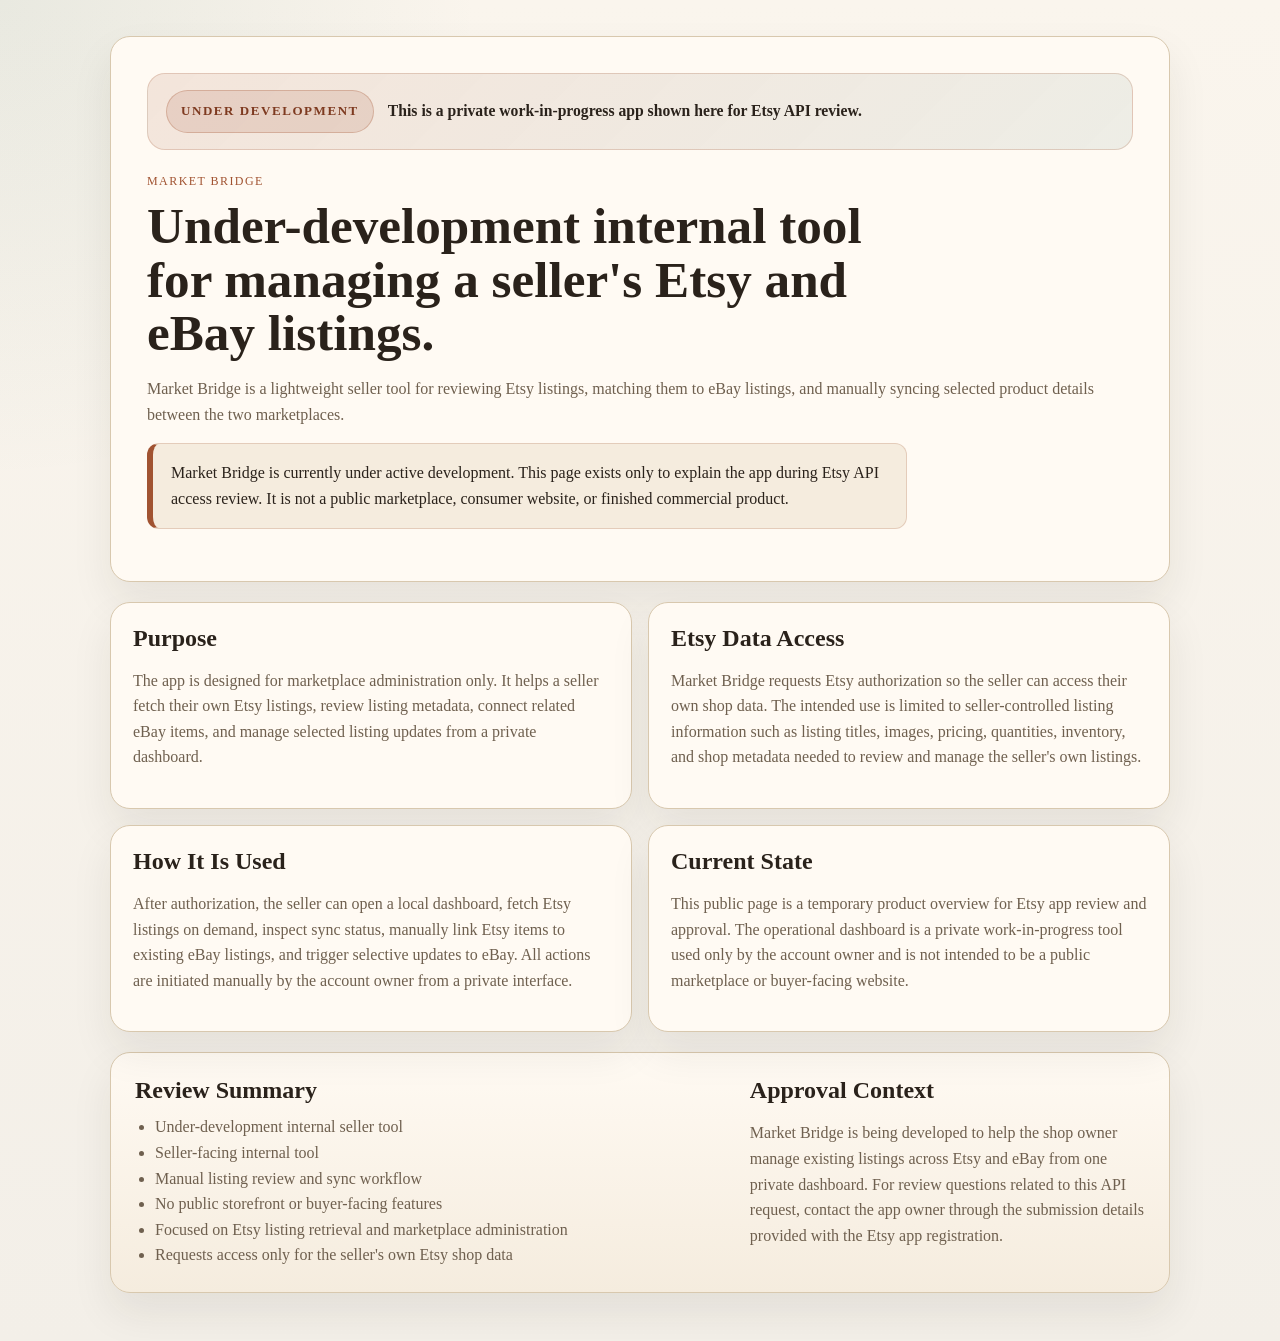
<file: index.html>
<!doctype html>
<html lang="en">
  <head>
    <meta charset="utf-8">
    <meta name="viewport" content="width=device-width, initial-scale=1">
    <title>Market Bridge</title>
    <link rel="stylesheet" href="./styles.css">
  </head>
  <body>
    <main class="page">
      <section class="hero">
        <div class="status-banner">
          <p class="status-badge">Under Development</p>
          <p class="status-banner-text">This is a private work-in-progress app shown here for Etsy API review.</p>
        </div>
        <p class="eyebrow">Market Bridge</p>
        <h1>Under-development internal tool for managing a seller's Etsy and eBay listings.</h1>
        <p class="lead">
          Market Bridge is a lightweight seller tool for reviewing Etsy listings, matching them to eBay listings,
          and manually syncing selected product details between the two marketplaces.
        </p>
        <p class="review-note">
          Market Bridge is currently under active development. This page exists only to explain the app during Etsy API
          access review. It is not a public marketplace, consumer website, or finished commercial product.
        </p>
      </section>

      <section class="card-grid">
        <article class="card">
          <h2>Purpose</h2>
          <p>
            The app is designed for marketplace administration only. It helps a seller fetch their own Etsy listings,
            review listing metadata, connect related eBay items, and manage selected listing updates from a private dashboard.
          </p>
        </article>

        <article class="card">
          <h2>Etsy Data Access</h2>
          <p>
            Market Bridge requests Etsy authorization so the seller can access their own shop data. The intended use is
            limited to seller-controlled listing information such as listing titles, images, pricing, quantities, inventory,
            and shop metadata needed to review and manage the seller's own listings.
          </p>
        </article>

        <article class="card">
          <h2>How It Is Used</h2>
          <p>
            After authorization, the seller can open a local dashboard, fetch Etsy listings on demand, inspect sync status,
            manually link Etsy items to existing eBay listings, and trigger selective updates to eBay. All actions are
            initiated manually by the account owner from a private interface.
          </p>
        </article>

        <article class="card">
          <h2>Current State</h2>
          <p>
            This public page is a temporary product overview for Etsy app review and approval. The operational dashboard is a
            private work-in-progress tool used only by the account owner and is not intended to be a public marketplace or
            buyer-facing website.
          </p>
        </article>
      </section>

      <section class="detail-panel">
        <div>
          <h2>Review Summary</h2>
          <ul>
            <li>Under-development internal seller tool</li>
            <li>Seller-facing internal tool</li>
            <li>Manual listing review and sync workflow</li>
            <li>No public storefront or buyer-facing features</li>
            <li>Focused on Etsy listing retrieval and marketplace administration</li>
            <li>Requests access only for the seller's own Etsy shop data</li>
          </ul>
        </div>
        <div>
          <h2>Approval Context</h2>
          <p>
            Market Bridge is being developed to help the shop owner manage existing listings across Etsy and eBay from one
            private dashboard. For review questions related to this API request, contact the app owner through the submission
            details provided with the Etsy app registration.
          </p>
        </div>
      </section>
    </main>
  </body>
</html>
</file>
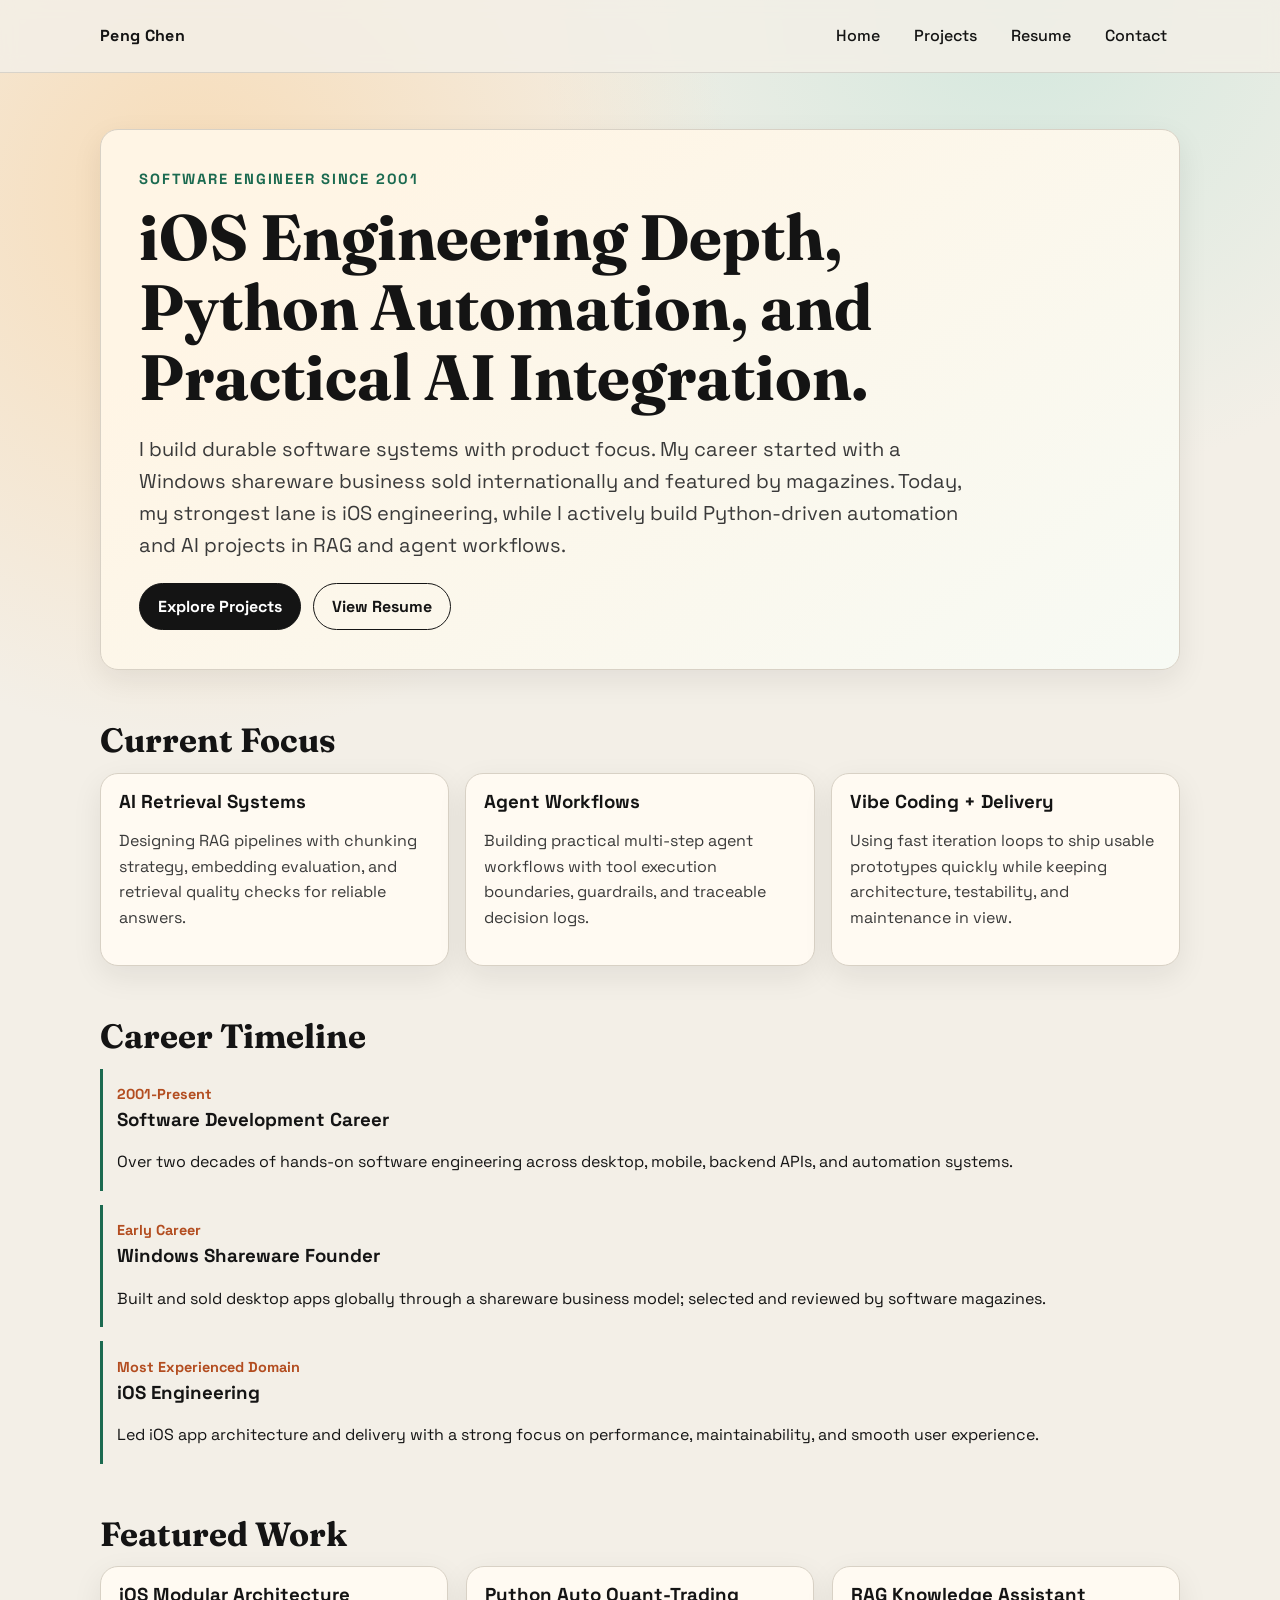
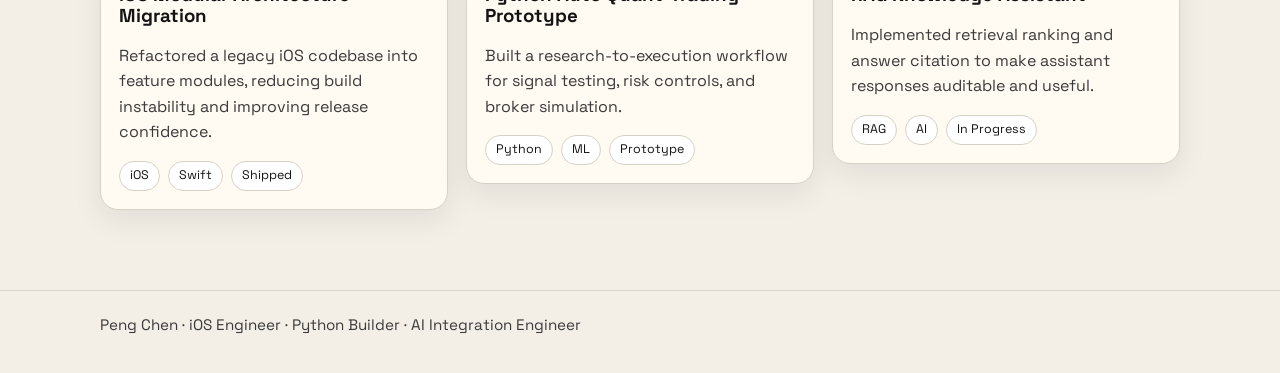
<file: backup/index.html>
<!doctype html>
<html lang="en">
<head>
  <meta charset="UTF-8">
  <meta name="viewport" content="width=device-width, initial-scale=1.0">
  <meta name="description" content="Portfolio of Peng Chen: iOS engineer since 2001, Python builder, and AI integration engineer focused on RAG and agent systems.">
  <title>Peng Chen | Software Engineer</title>
  <link rel="stylesheet" href="assets/css/styles.css">
</head>
<body>
  <header class="site-header">
    <div class="container nav-wrap">
      <a class="brand" href="index.html">Peng Chen</a>
      <nav class="nav" aria-label="Primary">
        <a data-nav-link href="/index.html">Home</a>
        <a data-nav-link href="/projects/index.html">Projects</a>
        <a data-nav-link href="/resume.html">Resume</a>
        <a data-nav-link href="/contact.html">Contact</a>
      </nav>
    </div>
  </header>

  <main class="container">
    <section class="hero reveal">
      <p class="kicker">Software Engineer Since 2001</p>
      <h1>iOS Engineering Depth, Python Automation, and Practical AI Integration.</h1>
      <p class="lead">
        I build durable software systems with product focus. My career started with a Windows shareware business sold internationally and featured by magazines.
        Today, my strongest lane is iOS engineering, while I actively build Python-driven automation and AI projects in RAG and agent workflows.
      </p>
      <div class="btn-row">
        <a class="btn primary" href="projects/index.html">Explore Projects</a>
        <a class="btn" href="resume.html">View Resume</a>
      </div>
    </section>

    <section class="section reveal">
      <h2>Current Focus</h2>
      <div class="cards">
        <article class="card">
          <h3>AI Retrieval Systems</h3>
          <p>Designing RAG pipelines with chunking strategy, embedding evaluation, and retrieval quality checks for reliable answers.</p>
        </article>
        <article class="card">
          <h3>Agent Workflows</h3>
          <p>Building practical multi-step agent workflows with tool execution boundaries, guardrails, and traceable decision logs.</p>
        </article>
        <article class="card">
          <h3>Vibe Coding + Delivery</h3>
          <p>Using fast iteration loops to ship usable prototypes quickly while keeping architecture, testability, and maintenance in view.</p>
        </article>
      </div>
    </section>

    <section class="section reveal">
      <h2>Career Timeline</h2>
      <div class="timeline">
        <article class="timeline-item">
          <p class="meta">2001-Present</p>
          <h3>Software Development Career</h3>
          <p>Over two decades of hands-on software engineering across desktop, mobile, backend APIs, and automation systems.</p>
        </article>
        <article class="timeline-item">
          <p class="meta">Early Career</p>
          <h3>Windows Shareware Founder</h3>
          <p>Built and sold desktop apps globally through a shareware business model; selected and reviewed by software magazines.</p>
        </article>
        <article class="timeline-item">
          <p class="meta">Most Experienced Domain</p>
          <h3>iOS Engineering</h3>
          <p>Led iOS app architecture and delivery with a strong focus on performance, maintainability, and smooth user experience.</p>
        </article>
      </div>
    </section>

    <section class="section reveal">
      <h2>Featured Work</h2>
      <div class="project-grid">
        <a class="project-link" href="projects/ios-app-architecture/index.html">
          <article class="card">
            <h3>iOS Modular Architecture Migration</h3>
            <p>Refactored a legacy iOS codebase into feature modules, reducing build instability and improving release confidence.</p>
            <div class="tag-row"><span class="tag">iOS</span><span class="tag">Swift</span><span class="tag">Shipped</span></div>
          </article>
        </a>
        <a class="project-link" href="projects/python-quant-trading-prototype/index.html">
          <article class="card">
            <h3>Python Auto Quant-Trading Prototype</h3>
            <p>Built a research-to-execution workflow for signal testing, risk controls, and broker simulation.</p>
            <div class="tag-row"><span class="tag">Python</span><span class="tag">ML</span><span class="tag">Prototype</span></div>
          </article>
        </a>
        <a class="project-link" href="projects/rag-knowledge-assistant/index.html">
          <article class="card">
            <h3>RAG Knowledge Assistant</h3>
            <p>Implemented retrieval ranking and answer citation to make assistant responses auditable and useful.</p>
            <div class="tag-row"><span class="tag">RAG</span><span class="tag">AI</span><span class="tag">In Progress</span></div>
          </article>
        </a>
      </div>
    </section>
  </main>

  <footer class="footer">
    <div class="container">Peng Chen · iOS Engineer · Python Builder · AI Integration Engineer</div>
  </footer>

  <script src="assets/js/site.js"></script>
</body>
</html>
</file>
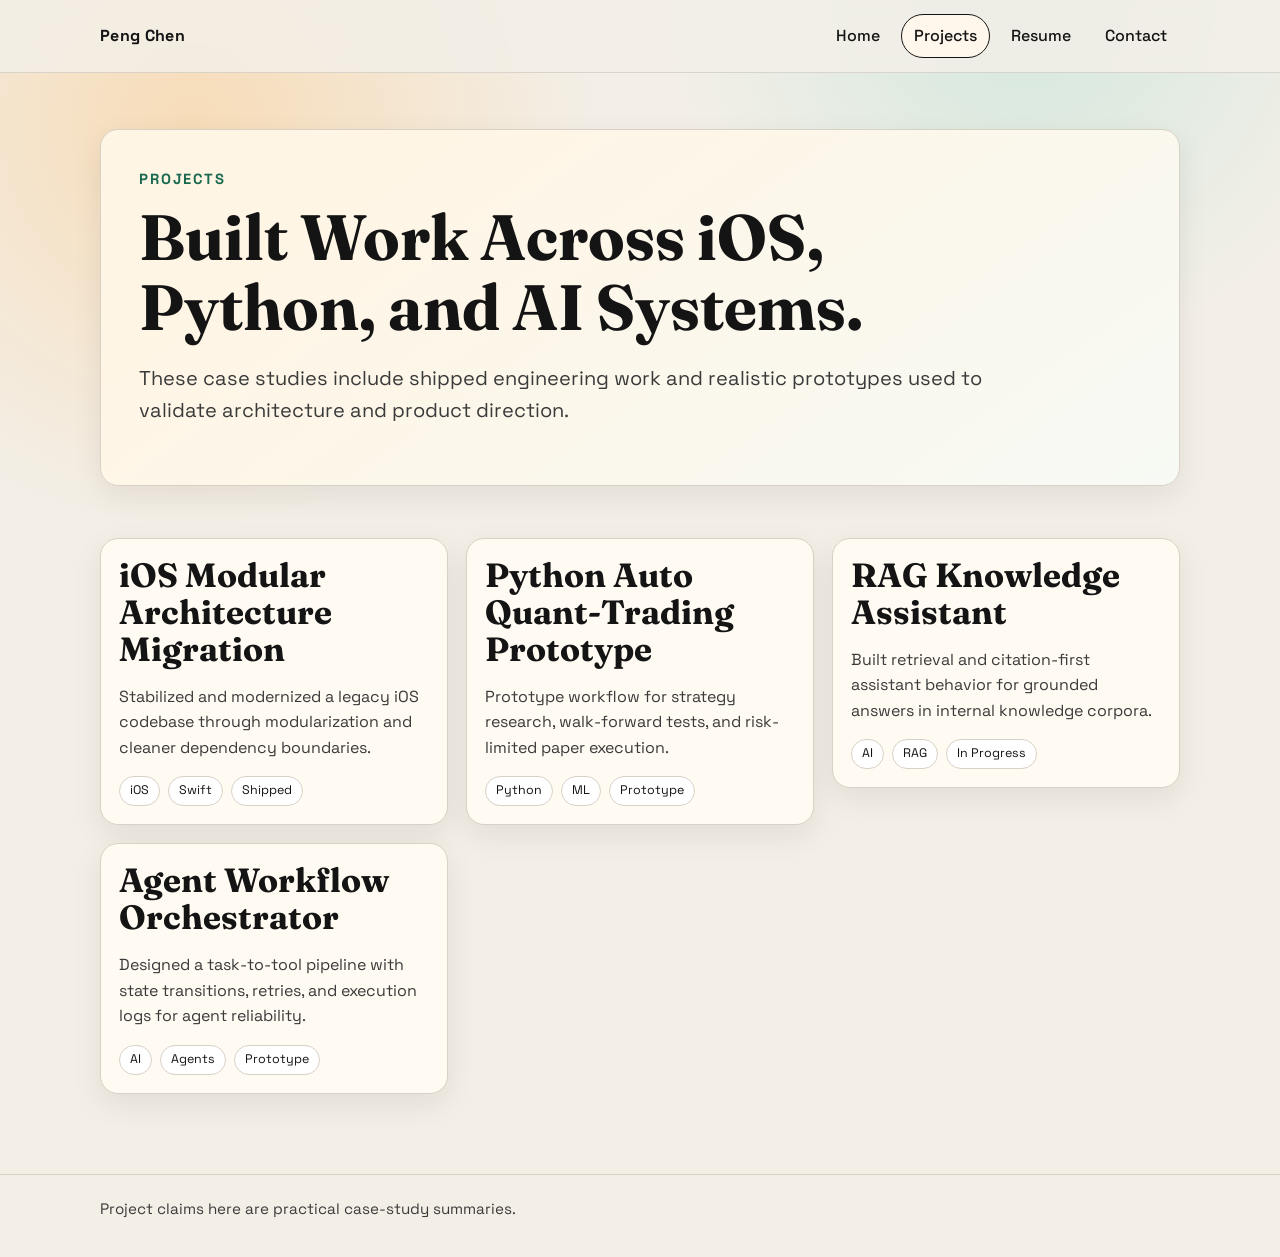
<file: projects/index.html>
<!doctype html>
<html lang="en">
<head>
  <meta charset="UTF-8">
  <meta name="viewport" content="width=device-width, initial-scale=1.0">
  <meta name="description" content="Selected projects by Peng Chen across iOS, Python, and AI integration.">
  <title>Projects | Peng Chen</title>
  <link rel="stylesheet" href="../assets/css/styles.css">
</head>
<body>
  <header class="site-header">
    <div class="container nav-wrap">
      <a class="brand" href="../index.html">Peng Chen</a>
      <nav class="nav" aria-label="Primary">
        <a data-nav-link href="/index.html">Home</a>
        <a data-nav-link href="/projects/index.html">Projects</a>
        <a data-nav-link href="/resume.html">Resume</a>
        <a data-nav-link href="/contact.html">Contact</a>
      </nav>
    </div>
  </header>

  <main class="container">
    <section class="hero reveal">
      <p class="kicker">Projects</p>
      <h1>Built Work Across iOS, Python, and AI Systems.</h1>
      <p class="lead">These case studies include shipped engineering work and realistic prototypes used to validate architecture and product direction.</p>
    </section>

    <section class="section reveal">
      <div class="project-grid">
        <a class="project-link" href="ios-app-architecture/index.html">
          <article class="card">
            <h2>iOS Modular Architecture Migration</h2>
            <p>Stabilized and modernized a legacy iOS codebase through modularization and cleaner dependency boundaries.</p>
            <div class="tag-row"><span class="tag">iOS</span><span class="tag">Swift</span><span class="tag">Shipped</span></div>
          </article>
        </a>

        <a class="project-link" href="python-quant-trading-prototype/index.html">
          <article class="card">
            <h2>Python Auto Quant-Trading Prototype</h2>
            <p>Prototype workflow for strategy research, walk-forward tests, and risk-limited paper execution.</p>
            <div class="tag-row"><span class="tag">Python</span><span class="tag">ML</span><span class="tag">Prototype</span></div>
          </article>
        </a>

        <a class="project-link" href="rag-knowledge-assistant/index.html">
          <article class="card">
            <h2>RAG Knowledge Assistant</h2>
            <p>Built retrieval and citation-first assistant behavior for grounded answers in internal knowledge corpora.</p>
            <div class="tag-row"><span class="tag">AI</span><span class="tag">RAG</span><span class="tag">In Progress</span></div>
          </article>
        </a>

        <a class="project-link" href="agent-workflow-orchestrator/index.html">
          <article class="card">
            <h2>Agent Workflow Orchestrator</h2>
            <p>Designed a task-to-tool pipeline with state transitions, retries, and execution logs for agent reliability.</p>
            <div class="tag-row"><span class="tag">AI</span><span class="tag">Agents</span><span class="tag">Prototype</span></div>
          </article>
        </a>
      </div>
    </section>
  </main>

  <footer class="footer">
    <div class="container">Project claims here are practical case-study summaries.</div>
  </footer>

  <script src="../assets/js/site.js"></script>
</body>
</html>
</file>
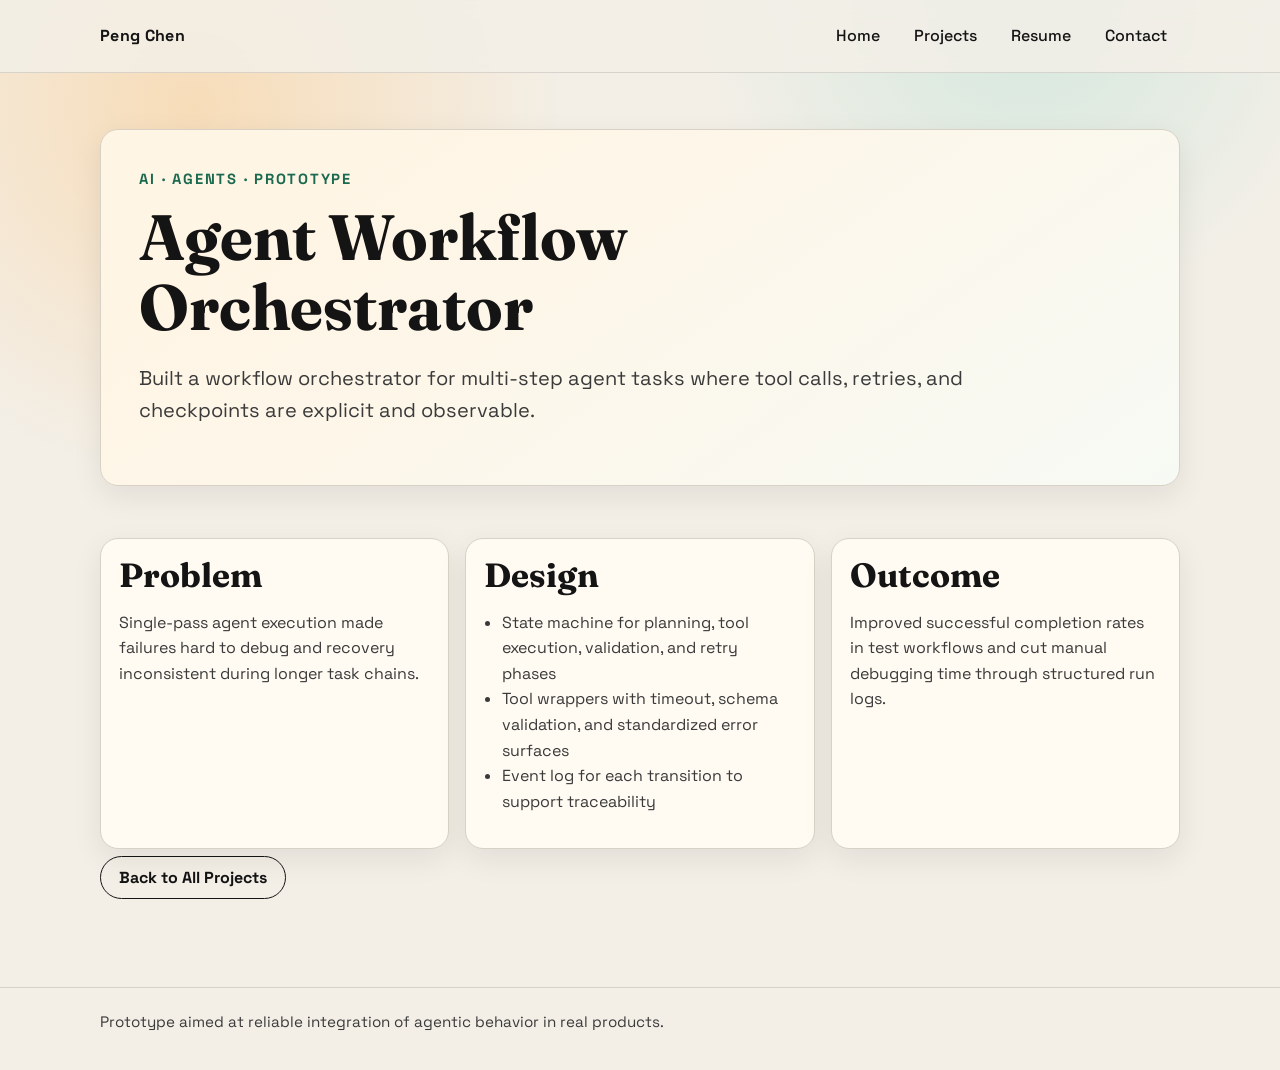
<file: projects/agent-workflow-orchestrator/index.html>
<!doctype html>
<html lang="en">
<head>
  <meta charset="UTF-8">
  <meta name="viewport" content="width=device-width, initial-scale=1.0">
  <meta name="description" content="Agent workflow orchestrator case study.">
  <title>Agent Workflow Orchestrator | Projects</title>
  <link rel="stylesheet" href="../../assets/css/styles.css">
</head>
<body>
  <header class="site-header">
    <div class="container nav-wrap">
      <a class="brand" href="../../index.html">Peng Chen</a>
      <nav class="nav" aria-label="Primary">
        <a data-nav-link href="/index.html">Home</a>
        <a data-nav-link href="/projects/index.html">Projects</a>
        <a data-nav-link href="/resume.html">Resume</a>
        <a data-nav-link href="/contact.html">Contact</a>
      </nav>
    </div>
  </header>

  <main class="container">
    <section class="hero reveal">
      <p class="kicker">AI · Agents · Prototype</p>
      <h1>Agent Workflow Orchestrator</h1>
      <p class="lead">Built a workflow orchestrator for multi-step agent tasks where tool calls, retries, and checkpoints are explicit and observable.</p>
    </section>

    <section class="section reveal cards">
      <article class="card">
        <h2>Problem</h2>
        <p>Single-pass agent execution made failures hard to debug and recovery inconsistent during longer task chains.</p>
      </article>
      <article class="card">
        <h2>Design</h2>
        <ul>
          <li>State machine for planning, tool execution, validation, and retry phases</li>
          <li>Tool wrappers with timeout, schema validation, and standardized error surfaces</li>
          <li>Event log for each transition to support traceability</li>
        </ul>
      </article>
      <article class="card">
        <h2>Outcome</h2>
        <p>Improved successful completion rates in test workflows and cut manual debugging time through structured run logs.</p>
      </article>
    </section>

    <p><a class="btn" href="../index.html">Back to All Projects</a></p>
  </main>

  <footer class="footer">
    <div class="container">Prototype aimed at reliable integration of agentic behavior in real products.</div>
  </footer>

  <script src="../../assets/js/site.js"></script>
</body>
</html>
</file>
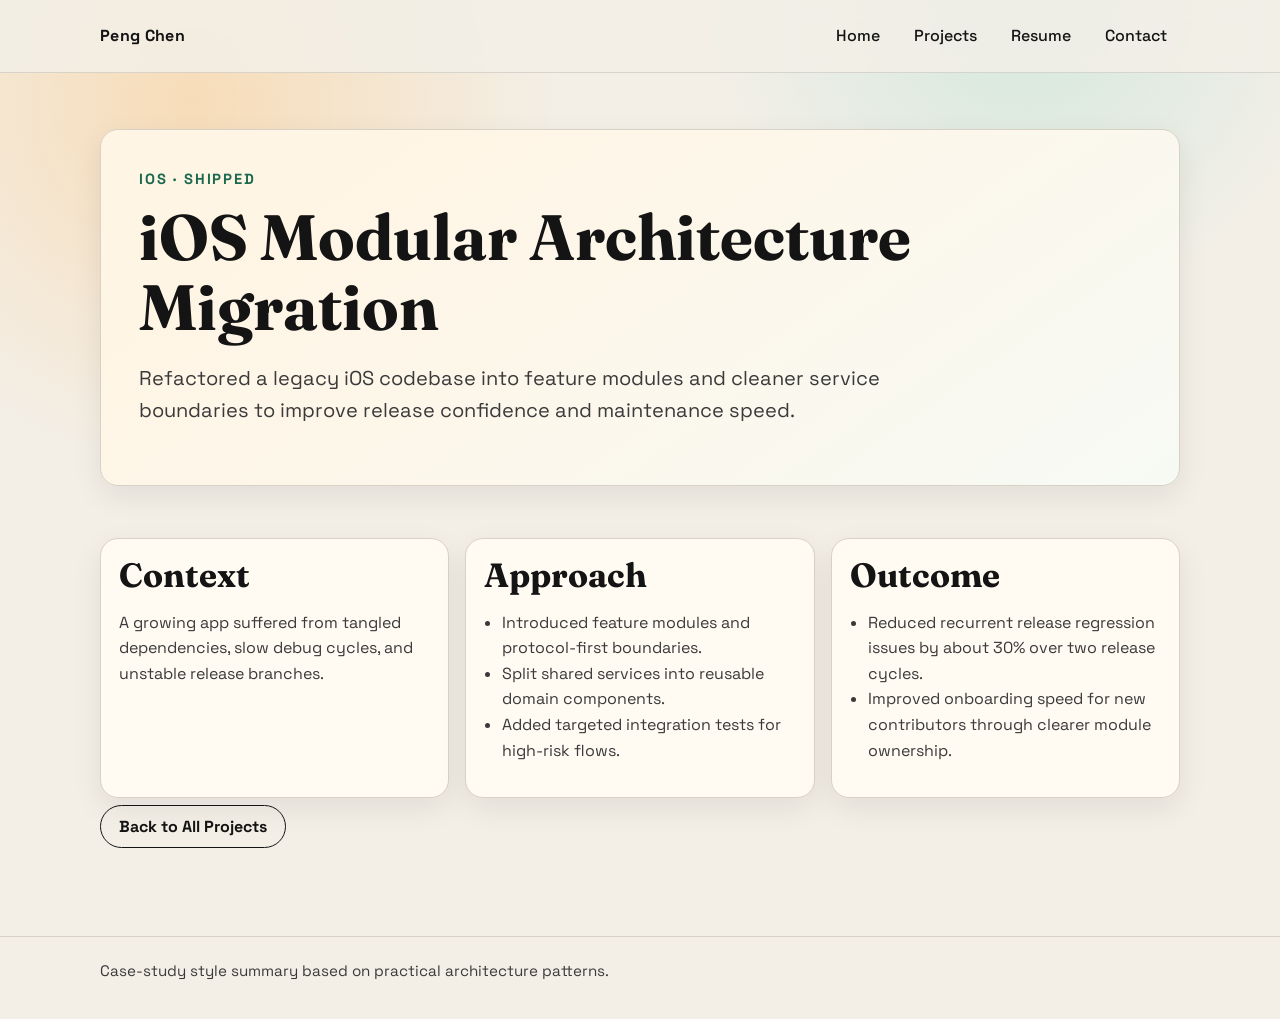
<file: projects/ios-app-architecture/index.html>
<!doctype html>
<html lang="en">
<head>
  <meta charset="UTF-8">
  <meta name="viewport" content="width=device-width, initial-scale=1.0">
  <meta name="description" content="iOS modular architecture migration case study.">
  <title>iOS Modular Architecture Migration | Projects</title>
  <link rel="stylesheet" href="../../assets/css/styles.css">
</head>
<body>
  <header class="site-header">
    <div class="container nav-wrap">
      <a class="brand" href="../../index.html">Peng Chen</a>
      <nav class="nav" aria-label="Primary">
        <a data-nav-link href="/index.html">Home</a>
        <a data-nav-link href="/projects/index.html">Projects</a>
        <a data-nav-link href="/resume.html">Resume</a>
        <a data-nav-link href="/contact.html">Contact</a>
      </nav>
    </div>
  </header>

  <main class="container">
    <section class="hero reveal">
      <p class="kicker">iOS · Shipped</p>
      <h1>iOS Modular Architecture Migration</h1>
      <p class="lead">Refactored a legacy iOS codebase into feature modules and cleaner service boundaries to improve release confidence and maintenance speed.</p>
    </section>

    <section class="section reveal cards">
      <article class="card">
        <h2>Context</h2>
        <p>A growing app suffered from tangled dependencies, slow debug cycles, and unstable release branches.</p>
      </article>
      <article class="card">
        <h2>Approach</h2>
        <ul>
          <li>Introduced feature modules and protocol-first boundaries.</li>
          <li>Split shared services into reusable domain components.</li>
          <li>Added targeted integration tests for high-risk flows.</li>
        </ul>
      </article>
      <article class="card">
        <h2>Outcome</h2>
        <ul>
          <li>Reduced recurrent release regression issues by about 30% over two release cycles.</li>
          <li>Improved onboarding speed for new contributors through clearer module ownership.</li>
        </ul>
      </article>
    </section>

    <p><a class="btn" href="../index.html">Back to All Projects</a></p>
  </main>

  <footer class="footer">
    <div class="container">Case-study style summary based on practical architecture patterns.</div>
  </footer>

  <script src="../../assets/js/site.js"></script>
</body>
</html>
</file>
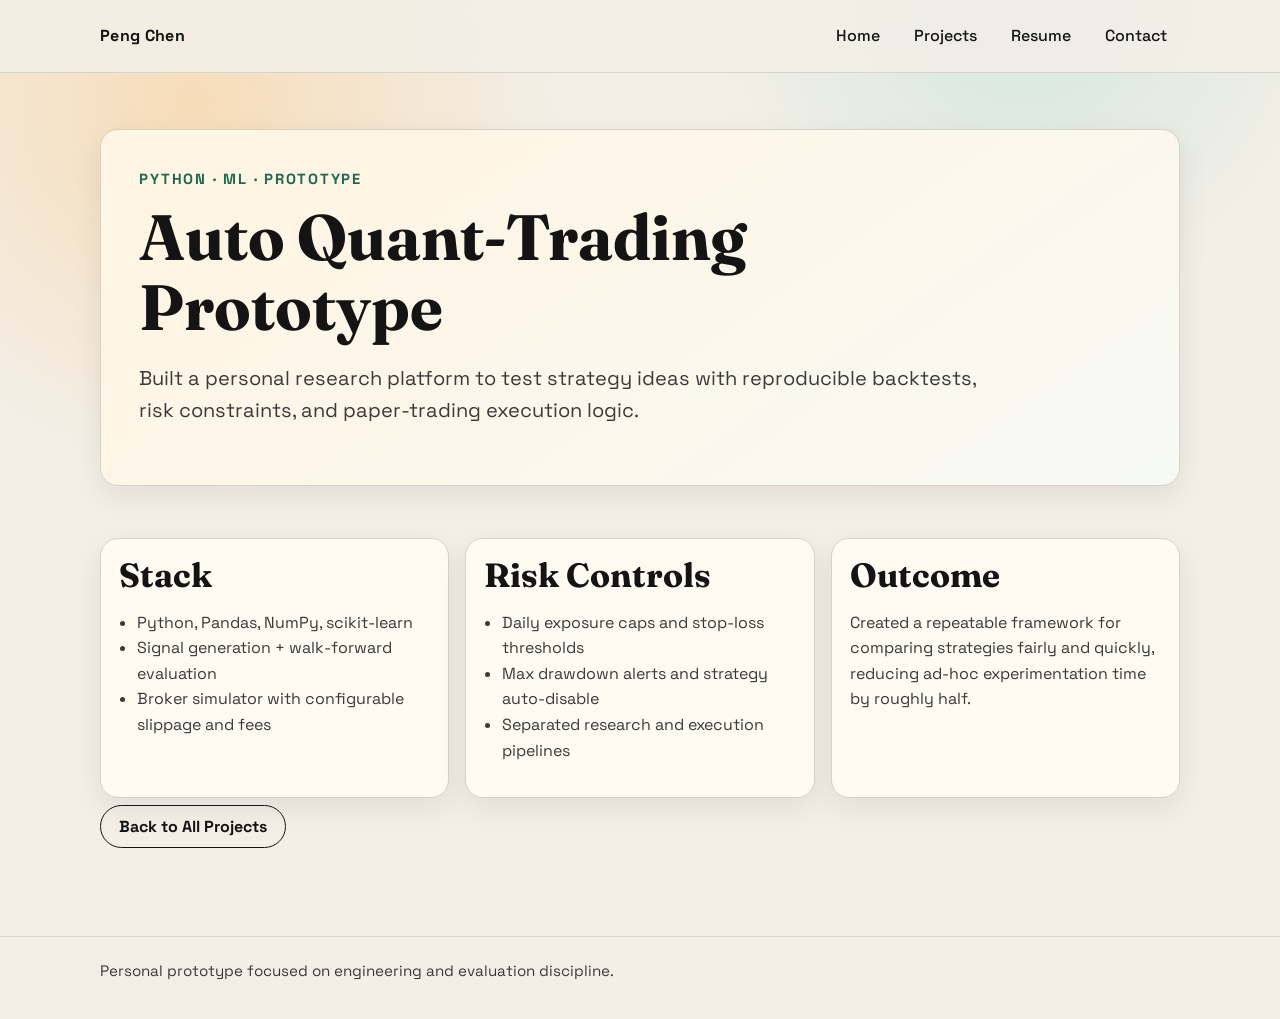
<file: projects/python-quant-trading-prototype/index.html>
<!doctype html>
<html lang="en">
<head>
  <meta charset="UTF-8">
  <meta name="viewport" content="width=device-width, initial-scale=1.0">
  <meta name="description" content="Python quant trading prototype case study.">
  <title>Python Auto Quant-Trading Prototype | Projects</title>
  <link rel="stylesheet" href="../../assets/css/styles.css">
</head>
<body>
  <header class="site-header">
    <div class="container nav-wrap">
      <a class="brand" href="../../index.html">Peng Chen</a>
      <nav class="nav" aria-label="Primary">
        <a data-nav-link href="/index.html">Home</a>
        <a data-nav-link href="/projects/index.html">Projects</a>
        <a data-nav-link href="/resume.html">Resume</a>
        <a data-nav-link href="/contact.html">Contact</a>
      </nav>
    </div>
  </header>

  <main class="container">
    <section class="hero reveal">
      <p class="kicker">Python · ML · Prototype</p>
      <h1>Auto Quant-Trading Prototype</h1>
      <p class="lead">Built a personal research platform to test strategy ideas with reproducible backtests, risk constraints, and paper-trading execution logic.</p>
    </section>

    <section class="section reveal cards">
      <article class="card">
        <h2>Stack</h2>
        <ul>
          <li>Python, Pandas, NumPy, scikit-learn</li>
          <li>Signal generation + walk-forward evaluation</li>
          <li>Broker simulator with configurable slippage and fees</li>
        </ul>
      </article>
      <article class="card">
        <h2>Risk Controls</h2>
        <ul>
          <li>Daily exposure caps and stop-loss thresholds</li>
          <li>Max drawdown alerts and strategy auto-disable</li>
          <li>Separated research and execution pipelines</li>
        </ul>
      </article>
      <article class="card">
        <h2>Outcome</h2>
        <p>Created a repeatable framework for comparing strategies fairly and quickly, reducing ad-hoc experimentation time by roughly half.</p>
      </article>
    </section>

    <p><a class="btn" href="../index.html">Back to All Projects</a></p>
  </main>

  <footer class="footer">
    <div class="container">Personal prototype focused on engineering and evaluation discipline.</div>
  </footer>

  <script src="../../assets/js/site.js"></script>
</body>
</html>
</file>
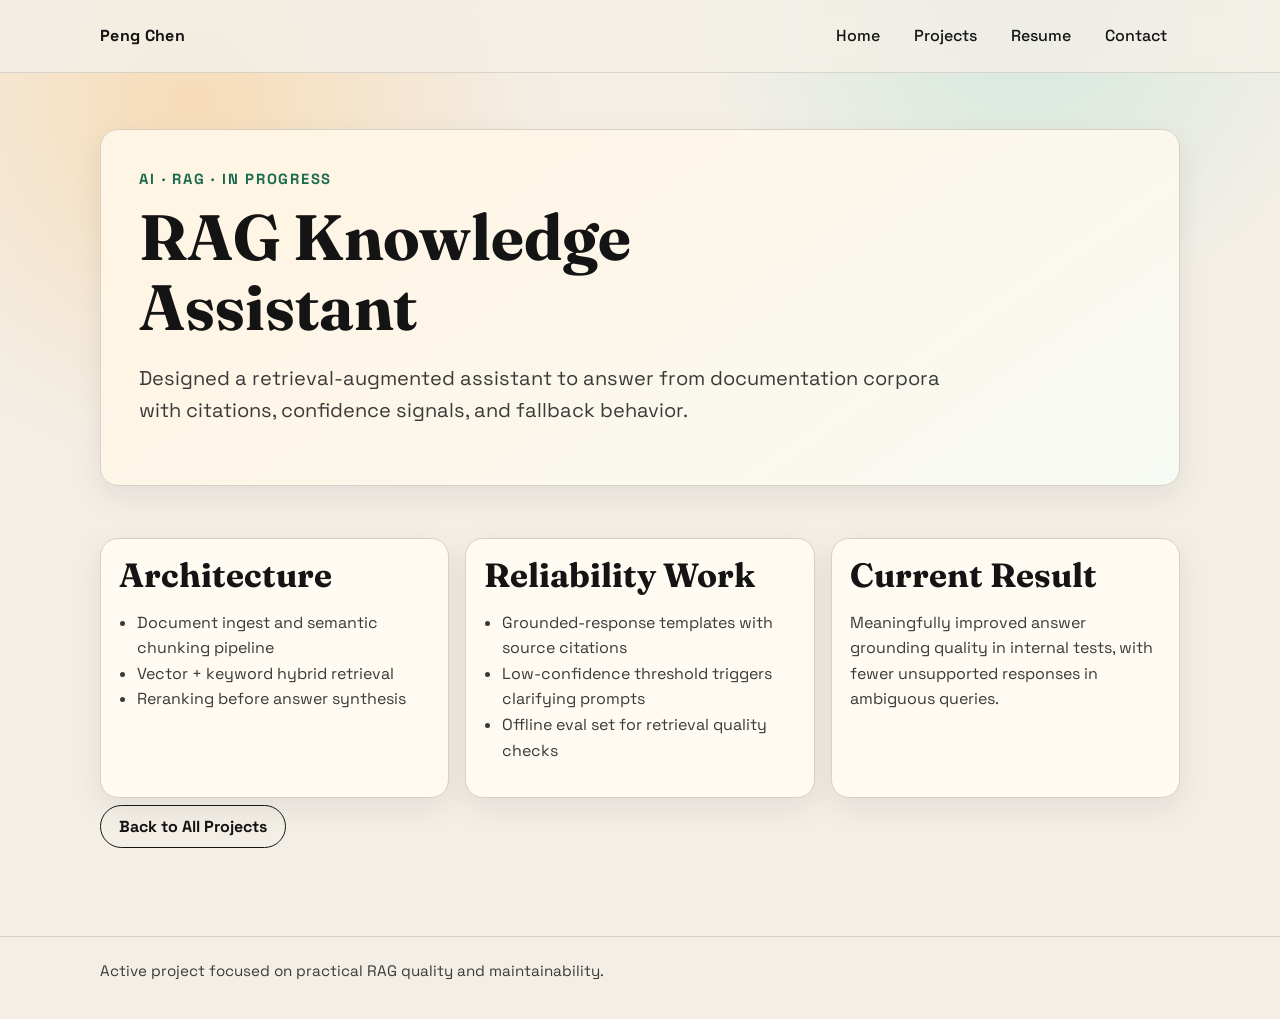
<file: projects/rag-knowledge-assistant/index.html>
<!doctype html>
<html lang="en">
<head>
  <meta charset="UTF-8">
  <meta name="viewport" content="width=device-width, initial-scale=1.0">
  <meta name="description" content="RAG knowledge assistant case study.">
  <title>RAG Knowledge Assistant | Projects</title>
  <link rel="stylesheet" href="../../assets/css/styles.css">
</head>
<body>
  <header class="site-header">
    <div class="container nav-wrap">
      <a class="brand" href="../../index.html">Peng Chen</a>
      <nav class="nav" aria-label="Primary">
        <a data-nav-link href="/index.html">Home</a>
        <a data-nav-link href="/projects/index.html">Projects</a>
        <a data-nav-link href="/resume.html">Resume</a>
        <a data-nav-link href="/contact.html">Contact</a>
      </nav>
    </div>
  </header>

  <main class="container">
    <section class="hero reveal">
      <p class="kicker">AI · RAG · In Progress</p>
      <h1>RAG Knowledge Assistant</h1>
      <p class="lead">Designed a retrieval-augmented assistant to answer from documentation corpora with citations, confidence signals, and fallback behavior.</p>
    </section>

    <section class="section reveal cards">
      <article class="card">
        <h2>Architecture</h2>
        <ul>
          <li>Document ingest and semantic chunking pipeline</li>
          <li>Vector + keyword hybrid retrieval</li>
          <li>Reranking before answer synthesis</li>
        </ul>
      </article>
      <article class="card">
        <h2>Reliability Work</h2>
        <ul>
          <li>Grounded-response templates with source citations</li>
          <li>Low-confidence threshold triggers clarifying prompts</li>
          <li>Offline eval set for retrieval quality checks</li>
        </ul>
      </article>
      <article class="card">
        <h2>Current Result</h2>
        <p>Meaningfully improved answer grounding quality in internal tests, with fewer unsupported responses in ambiguous queries.</p>
      </article>
    </section>

    <p><a class="btn" href="../index.html">Back to All Projects</a></p>
  </main>

  <footer class="footer">
    <div class="container">Active project focused on practical RAG quality and maintainability.</div>
  </footer>

  <script src="../../assets/js/site.js"></script>
</body>
</html>
</file>
<file: styles.css>
:root {
  --bg: #f3efe8;
  --surface: #fffaf3;
  --surface-2: #f5ecde;
  --text: #2a221b;
  --muted: #6f604f;
  --line: #d8c8ae;
  --accent: #1f5b49;
  --accent-2: #a15331;
  --shadow: rgba(42, 34, 27, 0.08);
}

* {
  box-sizing: border-box;
}

body {
  margin: 0;
  font-family: Georgia, "Times New Roman", serif;
  color: var(--text);
  background:
    radial-gradient(circle at top left, rgba(31, 91, 73, 0.08), transparent 26%),
    linear-gradient(180deg, #faf5ed 0%, var(--bg) 100%);
}

.page {
  max-width: 1100px;
  margin: 0 auto;
  padding: 36px 20px 48px;
}

.hero,
.card,
.detail-panel {
  background: var(--surface);
  border: 1px solid var(--line);
  border-radius: 20px;
  box-shadow: 0 20px 42px var(--shadow);
}

.hero {
  padding: 36px;
  margin-bottom: 20px;
}

.status-banner {
  display: flex;
  align-items: center;
  gap: 14px;
  margin: 0 0 22px;
  padding: 16px 18px;
  border: 1px solid rgba(161, 83, 49, 0.22);
  border-radius: 18px;
  background: linear-gradient(135deg, rgba(161, 83, 49, 0.12), rgba(31, 91, 73, 0.08));
}

.status-badge {
  display: inline-block;
  margin: 0;
  padding: 10px 14px;
  border: 1px solid rgba(161, 83, 49, 0.28);
  border-radius: 999px;
  background: rgba(161, 83, 49, 0.14);
  color: #7e3a20;
  font-size: 13px;
  font-weight: 700;
  letter-spacing: 0.12em;
  text-transform: uppercase;
  flex: 0 0 auto;
}

.status-banner-text {
  margin: 0;
  color: var(--text);
  font-size: 0.98rem;
  font-weight: 600;
  line-height: 1.4;
}

.eyebrow {
  margin: 0 0 8px;
  text-transform: uppercase;
  letter-spacing: 0.12em;
  color: var(--accent-2);
  font-size: 12px;
}

h1,
h2 {
  margin: 0 0 10px;
  font-weight: 600;
}

h1 {
  max-width: 760px;
  font-size: clamp(2rem, 4vw, 3.5rem);
  line-height: 1.05;
}

.lead,
p,
li {
  color: var(--muted);
  line-height: 1.6;
}

.review-note {
  max-width: 760px;
  margin-top: 16px;
  padding: 16px 18px;
  border: 1px solid rgba(161, 83, 49, 0.2);
  border-left: 6px solid var(--accent-2);
  border-radius: 12px;
  background: var(--surface-2);
  color: var(--text);
}

.card-grid {
  display: grid;
  grid-template-columns: repeat(2, minmax(0, 1fr));
  gap: 16px;
  margin-bottom: 20px;
}

.card {
  padding: 22px;
}

.detail-panel {
  display: grid;
  grid-template-columns: 1.2fr 0.8fr;
  gap: 22px;
  padding: 24px;
  background:
    linear-gradient(180deg, var(--surface) 0%, var(--surface-2) 100%);
}

ul {
  margin: 0;
  padding-left: 20px;
}

@media (max-width: 800px) {
  .card-grid,
  .detail-panel {
    grid-template-columns: 1fr;
  }

  .hero {
    padding: 26px;
  }

  .status-banner {
    flex-direction: column;
    align-items: flex-start;
  }
}
</file>
<file: backup/assets/css/styles.css>
@import url('https://fonts.googleapis.com/css2?family=Space+Grotesk:wght@400;500;700&family=Fraunces:opsz,wght@9..144,400;9..144,600&display=swap');

:root {
  --bg: #f3efe7;
  --ink: #141414;
  --ink-soft: #3a3a3a;
  --paper: #fffaf2;
  --line: #d8d1c5;
  --accent: #1b6a50;
  --accent-2: #b34d20;
  --focus: #0d5bd1;
  --radius: 18px;
  --shadow: 0 10px 30px rgba(20, 20, 20, 0.08);
}

* { box-sizing: border-box; }

html, body {
  margin: 0;
  padding: 0;
  min-height: 100%;
}

body {
  font-family: 'Space Grotesk', 'Avenir Next', 'Helvetica Neue', sans-serif;
  color: var(--ink);
  background:
    radial-gradient(circle at 15% 10%, #f7dcb8 0%, transparent 26%),
    radial-gradient(circle at 80% 0%, #d4e8de 0%, transparent 22%),
    var(--bg);
  line-height: 1.6;
}

a { color: var(--ink); }

a:focus-visible,
button:focus-visible {
  outline: 3px solid var(--focus);
  outline-offset: 2px;
}

.container {
  width: min(1080px, 92vw);
  margin: 0 auto;
}

.site-header {
  position: sticky;
  top: 0;
  z-index: 20;
  backdrop-filter: blur(8px);
  background: rgba(243, 239, 231, 0.86);
  border-bottom: 1px solid rgba(20, 20, 20, 0.12);
}

.nav-wrap {
  display: flex;
  gap: 16px;
  align-items: center;
  justify-content: space-between;
  padding: 14px 0;
}

.brand {
  text-decoration: none;
  font-weight: 700;
  letter-spacing: 0.02em;
}

.nav {
  display: flex;
  gap: 8px;
  flex-wrap: wrap;
}

.nav a {
  text-decoration: none;
  font-weight: 500;
  padding: 8px 12px;
  border-radius: 999px;
  border: 1px solid transparent;
}

.nav a:hover,
.nav a[aria-current='page'] {
  border-color: var(--ink);
  background: #fff7eb;
}

main {
  padding: 56px 0 80px;
}

.hero {
  background: linear-gradient(145deg, #fff5e5 20%, #f7faf4 100%);
  border: 1px solid var(--line);
  border-radius: var(--radius);
  box-shadow: var(--shadow);
  padding: clamp(24px, 3vw, 44px);
}

.kicker {
  margin: 0;
  font-size: 0.92rem;
  text-transform: uppercase;
  letter-spacing: 0.12em;
  color: var(--accent);
  font-weight: 700;
}

h1, h2, h3 {
  margin-top: 0;
  line-height: 1.1;
}

h1 {
  font-family: 'Fraunces', Georgia, serif;
  margin: 10px 0 14px;
  font-size: clamp(2.1rem, 6vw, 4rem);
  max-width: 18ch;
}

h2 {
  font-family: 'Fraunces', Georgia, serif;
  font-size: clamp(1.4rem, 4vw, 2.1rem);
  margin-bottom: 14px;
}

.lead {
  font-size: clamp(1.03rem, 2vw, 1.25rem);
  color: var(--ink-soft);
  max-width: 65ch;
}

.btn-row {
  display: flex;
  gap: 12px;
  flex-wrap: wrap;
  margin-top: 22px;
}

.btn {
  text-decoration: none;
  border-radius: 999px;
  padding: 10px 18px;
  font-weight: 700;
  border: 1px solid var(--ink);
}

.btn.primary {
  background: var(--ink);
  color: #fff;
}

.section {
  margin-top: 52px;
}

.cards {
  display: grid;
  grid-template-columns: repeat(auto-fit, minmax(240px, 1fr));
  gap: 16px;
}

.card {
  background: var(--paper);
  border: 1px solid var(--line);
  border-radius: var(--radius);
  padding: 18px;
  box-shadow: var(--shadow);
}

.card h3 {
  margin-bottom: 10px;
}

.card p,
.card li { color: var(--ink-soft); }

ul { padding-left: 18px; }

.timeline {
  display: grid;
  gap: 14px;
}

.timeline-item {
  border-left: 3px solid var(--accent);
  padding-left: 14px;
}

.meta {
  font-size: 0.9rem;
  color: var(--accent-2);
  font-weight: 700;
  margin-bottom: 4px;
}

.project-grid {
  display: grid;
  grid-template-columns: repeat(auto-fit, minmax(300px, 1fr));
  gap: 18px;
}

.project-link {
  text-decoration: none;
  display: block;
}

.tag-row {
  display: flex;
  gap: 8px;
  flex-wrap: wrap;
  margin-top: 10px;
}

.tag {
  font-size: 0.78rem;
  border: 1px solid var(--line);
  border-radius: 999px;
  padding: 4px 10px;
  background: #fff;
}

.footer {
  border-top: 1px solid var(--line);
  padding: 22px 0 36px;
  color: var(--ink-soft);
  font-size: 0.95rem;
}

.reveal {
  opacity: 0;
  transform: translateY(12px);
  transition: opacity 520ms ease, transform 520ms ease;
}

.reveal.visible {
  opacity: 1;
  transform: translateY(0);
}

.resume-frame {
  width: 100%;
  height: 820px;
  border: 1px solid var(--line);
  border-radius: var(--radius);
  background: #fff;
}

@media (max-width: 740px) {
  .nav-wrap { align-items: flex-start; flex-direction: column; }
  .resume-frame { height: 560px; }
}

@media (prefers-reduced-motion: reduce) {
  .reveal,
  .reveal.visible {
    opacity: 1;
    transform: none;
    transition: none;
  }
}
</file>
<file: assets/css/styles.css>
@import url('https://fonts.googleapis.com/css2?family=Space+Grotesk:wght@400;500;700&family=Fraunces:opsz,wght@9..144,400;9..144,600&display=swap');

:root {
  --bg: #f3efe7;
  --ink: #141414;
  --ink-soft: #3a3a3a;
  --paper: #fffaf2;
  --line: #d8d1c5;
  --accent: #1b6a50;
  --accent-2: #b34d20;
  --focus: #0d5bd1;
  --radius: 18px;
  --shadow: 0 10px 30px rgba(20, 20, 20, 0.08);
}

* { box-sizing: border-box; }

html, body {
  margin: 0;
  padding: 0;
  min-height: 100%;
}

body {
  font-family: 'Space Grotesk', 'Avenir Next', 'Helvetica Neue', sans-serif;
  color: var(--ink);
  background:
    radial-gradient(circle at 15% 10%, #f7dcb8 0%, transparent 26%),
    radial-gradient(circle at 80% 0%, #d4e8de 0%, transparent 22%),
    var(--bg);
  line-height: 1.6;
}

a { color: var(--ink); }

a:focus-visible,
button:focus-visible {
  outline: 3px solid var(--focus);
  outline-offset: 2px;
}

.container {
  width: min(1080px, 92vw);
  margin: 0 auto;
}

.site-header {
  position: sticky;
  top: 0;
  z-index: 20;
  backdrop-filter: blur(8px);
  background: rgba(243, 239, 231, 0.86);
  border-bottom: 1px solid rgba(20, 20, 20, 0.12);
}

.nav-wrap {
  display: flex;
  gap: 16px;
  align-items: center;
  justify-content: space-between;
  padding: 14px 0;
}

.brand {
  text-decoration: none;
  font-weight: 700;
  letter-spacing: 0.02em;
}

.nav {
  display: flex;
  gap: 8px;
  flex-wrap: wrap;
}

.nav a {
  text-decoration: none;
  font-weight: 500;
  padding: 8px 12px;
  border-radius: 999px;
  border: 1px solid transparent;
}

.nav a:hover,
.nav a[aria-current='page'] {
  border-color: var(--ink);
  background: #fff7eb;
}

main {
  padding: 56px 0 80px;
}

.hero {
  background: linear-gradient(145deg, #fff5e5 20%, #f7faf4 100%);
  border: 1px solid var(--line);
  border-radius: var(--radius);
  box-shadow: var(--shadow);
  padding: clamp(24px, 3vw, 44px);
}

.kicker {
  margin: 0;
  font-size: 0.92rem;
  text-transform: uppercase;
  letter-spacing: 0.12em;
  color: var(--accent);
  font-weight: 700;
}

h1, h2, h3 {
  margin-top: 0;
  line-height: 1.1;
}

h1 {
  font-family: 'Fraunces', Georgia, serif;
  margin: 10px 0 14px;
  font-size: clamp(2.1rem, 6vw, 4rem);
  max-width: 18ch;
}

h2 {
  font-family: 'Fraunces', Georgia, serif;
  font-size: clamp(1.4rem, 4vw, 2.1rem);
  margin-bottom: 14px;
}

.lead {
  font-size: clamp(1.03rem, 2vw, 1.25rem);
  color: var(--ink-soft);
  max-width: 65ch;
}

.btn-row {
  display: flex;
  gap: 12px;
  flex-wrap: wrap;
  margin-top: 22px;
}

.btn {
  text-decoration: none;
  border-radius: 999px;
  padding: 10px 18px;
  font-weight: 700;
  border: 1px solid var(--ink);
}

.btn.primary {
  background: var(--ink);
  color: #fff;
}

.section {
  margin-top: 52px;
}

.cards {
  display: grid;
  grid-template-columns: repeat(auto-fit, minmax(240px, 1fr));
  gap: 16px;
}

.card {
  background: var(--paper);
  border: 1px solid var(--line);
  border-radius: var(--radius);
  padding: 18px;
  box-shadow: var(--shadow);
}

.card h3 {
  margin-bottom: 10px;
}

.card p,
.card li { color: var(--ink-soft); }

ul { padding-left: 18px; }

.timeline {
  display: grid;
  gap: 14px;
}

.timeline-item {
  border-left: 3px solid var(--accent);
  padding-left: 14px;
}

.meta {
  font-size: 0.9rem;
  color: var(--accent-2);
  font-weight: 700;
  margin-bottom: 4px;
}

.project-grid {
  display: grid;
  grid-template-columns: repeat(auto-fit, minmax(300px, 1fr));
  gap: 18px;
}

.project-link {
  text-decoration: none;
  display: block;
}

.tag-row {
  display: flex;
  gap: 8px;
  flex-wrap: wrap;
  margin-top: 10px;
}

.tag {
  font-size: 0.78rem;
  border: 1px solid var(--line);
  border-radius: 999px;
  padding: 4px 10px;
  background: #fff;
}

.footer {
  border-top: 1px solid var(--line);
  padding: 22px 0 36px;
  color: var(--ink-soft);
  font-size: 0.95rem;
}

.reveal {
  opacity: 0;
  transform: translateY(12px);
  transition: opacity 520ms ease, transform 520ms ease;
}

.reveal.visible {
  opacity: 1;
  transform: translateY(0);
}

.resume-frame {
  width: 100%;
  height: 820px;
  border: 1px solid var(--line);
  border-radius: var(--radius);
  background: #fff;
}

@media (max-width: 740px) {
  .nav-wrap { align-items: flex-start; flex-direction: column; }
  .resume-frame { height: 560px; }
}

@media (prefers-reduced-motion: reduce) {
  .reveal,
  .reveal.visible {
    opacity: 1;
    transform: none;
    transition: none;
  }
}
</file>
